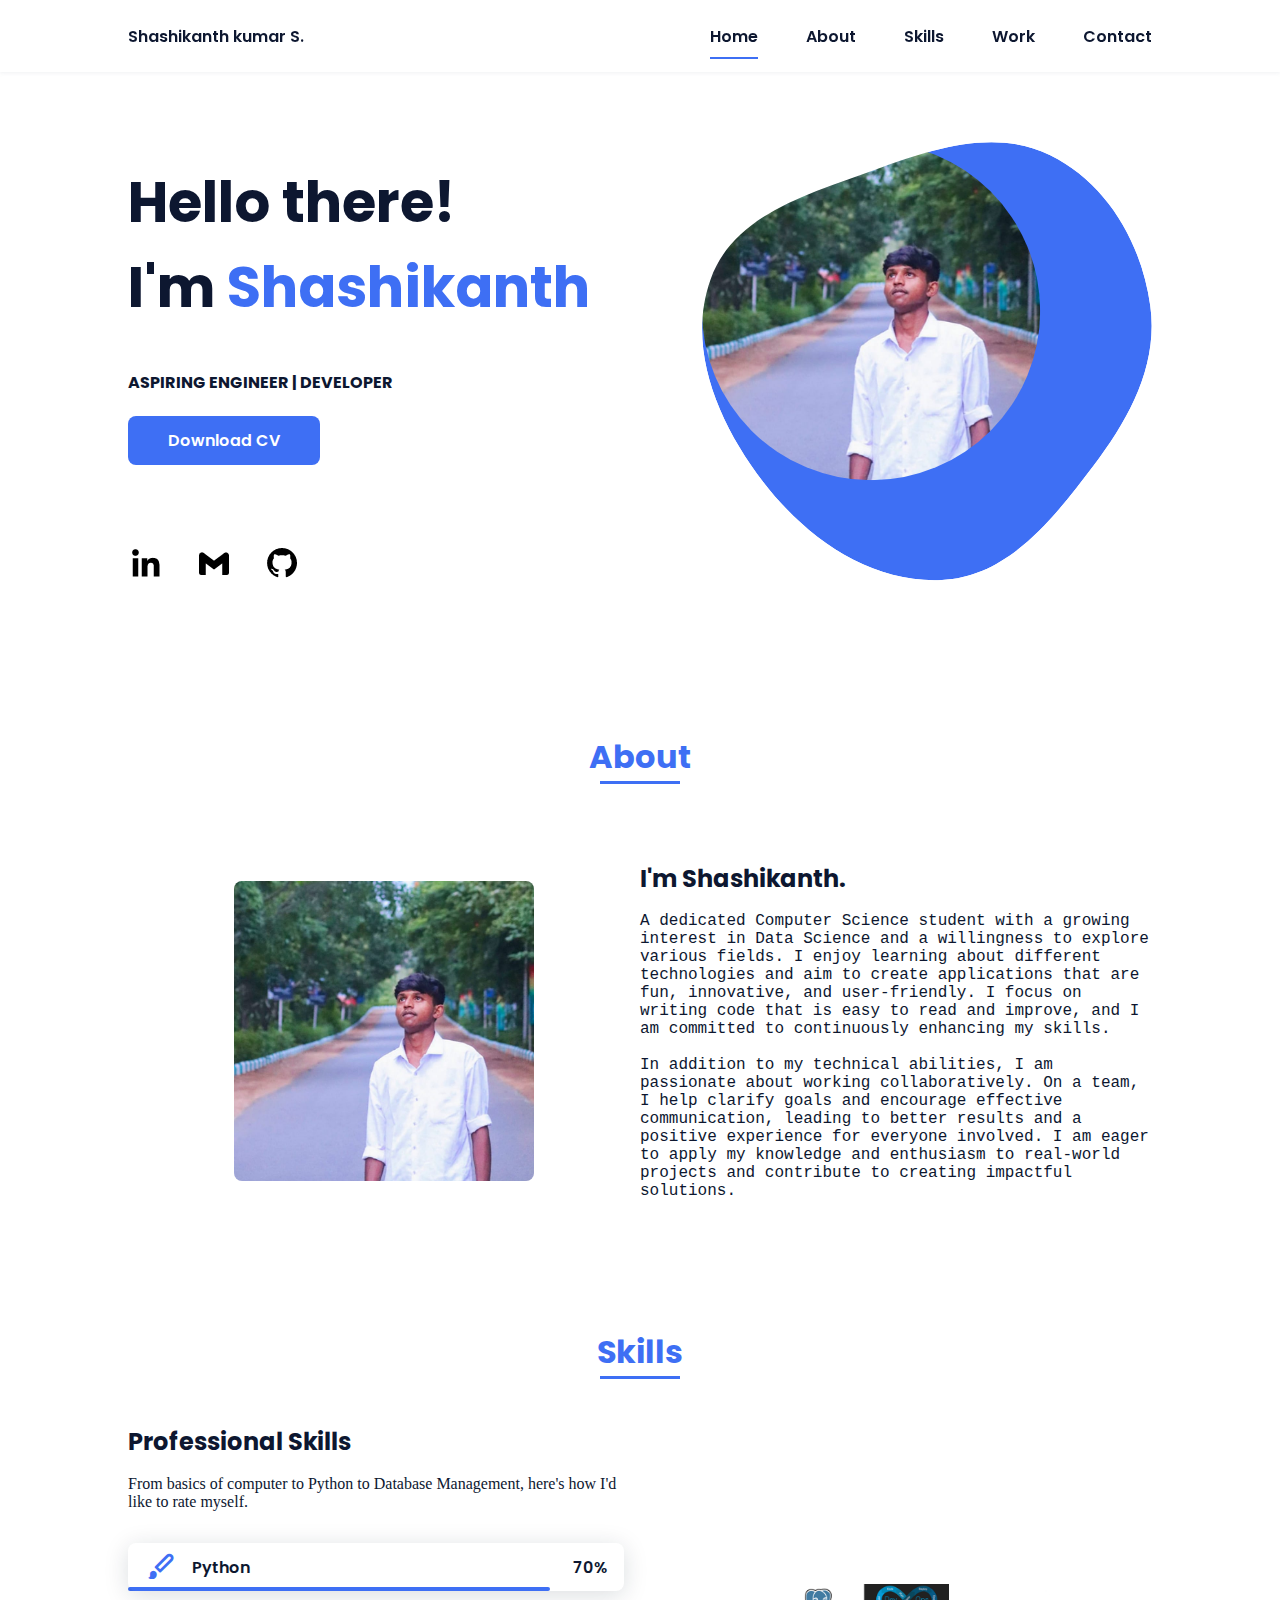
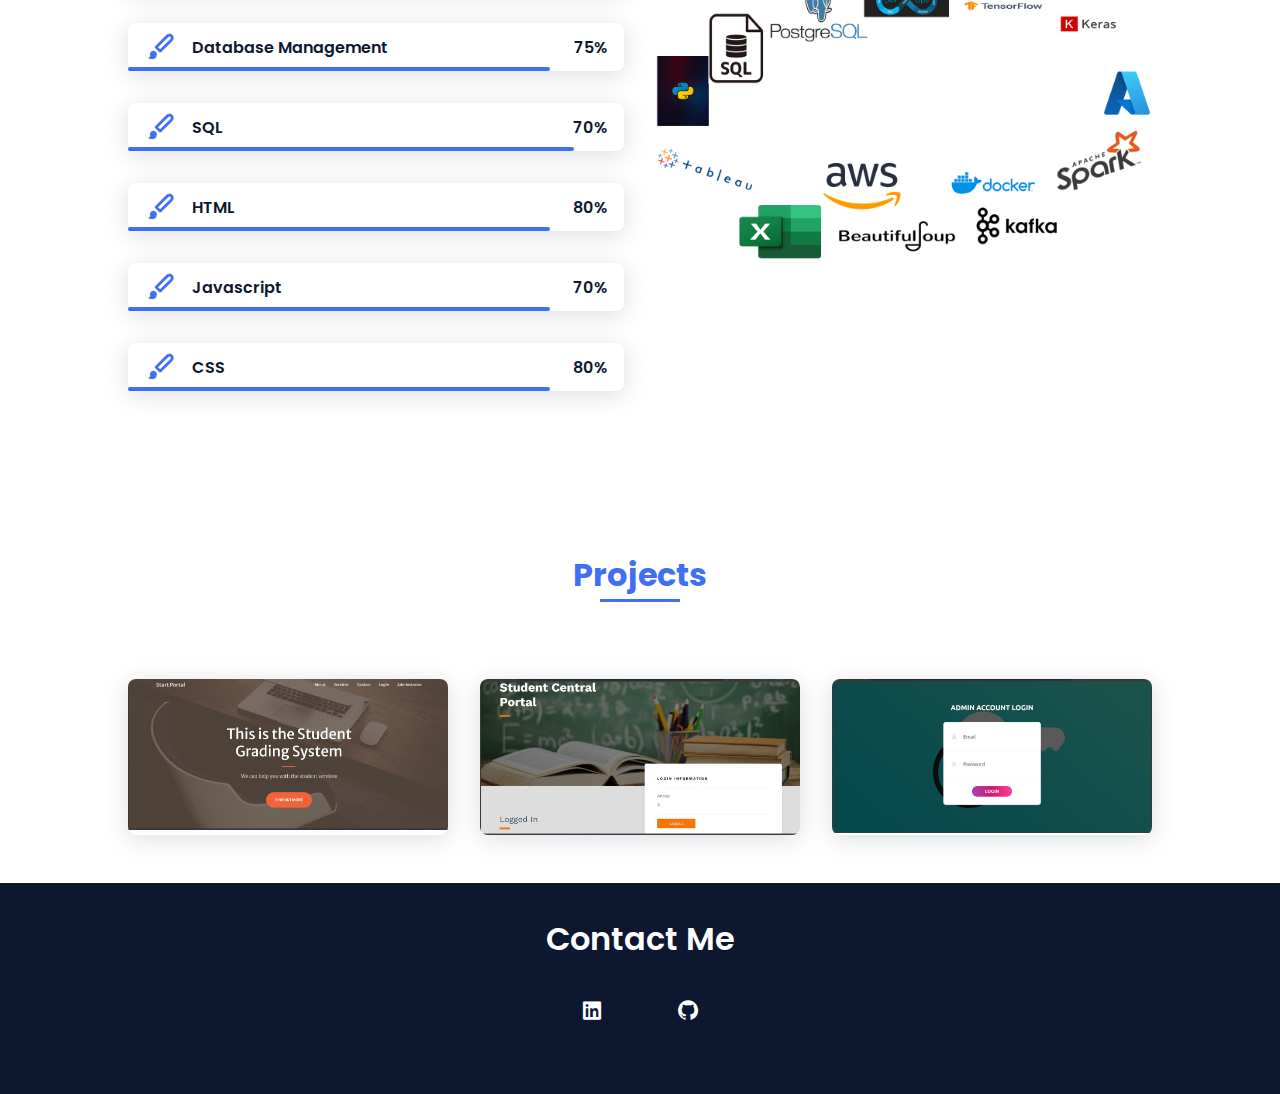
<file: index.html>
<!DOCTYPE html>
<html lang="en">
    <head>
        <meta charset="UTF-8">
        <meta name="viewport" content="width=device-width, initial-scale=1.0">

        <link rel="stylesheet" href="main.css">

        <!-- =====BOX ICONS===== -->
        <link href='https://cdn.jsdelivr.net/npm/boxicons@2.0.5/css/boxicons.min.css' rel='stylesheet'>

        <title>Portfolio website complete</title>
    </head>
    <body>
        <!--===== HEADER =====-->
        <header class="l-header">
            <nav class="nav bd-grid">
                <div>
                    <a href="#" class="nav__logo">Shashikanth kumar S.</a>
                </div>

                <div class="nav__menu" id="nav-menu">
                    <ul class="nav__list">
                        <li class="nav__item"><a href="#home" class="nav__link active">Home</a></li>
                        <li class="nav__item"><a href="#about" class="nav__link">About</a></li>
                        <li class="nav__item"><a href="#skills" class="nav__link">Skills</a></li>
                        <li class="nav__item"><a href="#work" class="nav__link">Work</a></li>
                        <li class="nav__item"><a href="#contact" class="nav__link">Contact</a></li>
                    </ul>
                </div>

                <div class="nav__toggle" id="nav-toggle">
                    <i class='bx bx-menu'></i>
                </div>
            </nav>
        </header>

        <main class="l-main">
            <!--===== HOME =====-->
            <section class="home bd-grid" id="home">
                <div class="home__data">
                    <h1 class="home__title">Hello there!<br>I'm <span class="home__title-color">Shashikanth</span><br></h1>
                    <h4> ASPIRING ENGINEER | DEVELOPER </h4>

                    <a href="resume.pdf" class="button">Download CV</a>
                </div>
                <div class="home__social">
                    <a href="https://www.linkedin.com/in/shashikanth-kumar-65568b249/" class="home__social-icon"><img src="[data-uri]"/></a>
                    <a href="https://mail.google.com/mail/u/0/?fs=1&to=shashikanthkumarsole@gmail.com&tf=cm" class="home__social-icon"><img src="[data-uri]"/></a>
                    <a href="https://github.com/shashikanthkumar" class="home__social-icon"><img src="[data-uri]"/></a>
                </div>

                <div class="home__img">
                    <svg class="home__blob" viewBox="0 0 479 467" xmlns="http://www.w3.org/2000/svg" xmlns:xlink="http://www.w3.org/1999/xlink">
                        <mask id="mask0" mask-type="alpha">
                            <path d="M9.19024 145.964C34.0253 76.5814 114.865 54.7299 184.111 29.4823C245.804 6.98884 311.86 -14.9503 370.735 14.143C431.207 44.026 467.948 107.508 477.191 174.311C485.897 237.229 454.931 294.377 416.506 344.954C373.74 401.245 326.068 462.801 255.442 466.189C179.416 469.835 111.552 422.137 65.1576 361.805C17.4835 299.81 -17.1617 219.583 9.19024 145.964Z"/>
                        </mask>
                        <g mask="url(#mask0)">
                            <path d="M9.19024 145.964C34.0253 76.5814 114.865 54.7299 184.111 29.4823C245.804 6.98884 311.86 -14.9503 370.735 14.143C431.207 44.026 467.948 107.508 477.191 174.311C485.897 237.229 454.931 294.377 416.506 344.954C373.74 401.245 326.068 462.801 255.442 466.189C179.416 469.835 111.552 422.137 65.1576 361.805C17.4835 299.81 -17.1617 219.583 9.19024 145.964Z"/>
                            <svg width="360" height="360" xmlns="http://www.w3.org/2000/svg">
                                <!-- Define the clip path for a circular crop -->
                                <defs>
                                  <clipPath id="circleClip">
                                    <circle cx="180" cy="180" r="180" />
                                  </clipPath>
                                </defs>
                                
                                <!-- Use the clip path to crop the image -->
                                <image class="home__blob-img" x="0" y="0" width="360" height="360" href="profilepic.jpg" clip-path="url(#circleClip)" />
                              </svg>
                              
                        </g>
                    </svg>
                </div>
            </section>

            <!--===== ABOUT =====-->
            <section class="about section " id="about">
                <h2 class="section-title">About</h2>

                <div class="about__container bd-grid">
                    <div class="about__img">
                        <img src="profilepic.jpg" alt="">
                    </div>
                    
                    <div>
                        <h2 class="about__subtitle">I'm Shashikanth.</h2>
                        <p style="font-family:courier;">A dedicated Computer Science student with a growing interest in Data Science and a willingness to explore various fields. I enjoy learning about different technologies and aim to create applications that are fun, innovative, and user-friendly. I focus on writing code that is easy to read and improve, and I am committed to continuously enhancing my skills.
                            <br><br>
                            In addition to my technical abilities, I am passionate about working collaboratively. On a team, I help clarify goals and encourage effective communication, leading to better results and a positive experience for everyone involved. I am eager to apply my knowledge and enthusiasm to real-world projects and contribute to creating impactful solutions.
                            
                            </p>           
                    </div>                                   
                </div>
            </section>

            <!--===== SKILLS =====-->
            <section class="skills section" id="skills">
                <h2 class="section-title">Skills</h2>

                <div class="skills__container bd-grid">          
                    <div>
                        <h2 class="skills__subtitle">Professional Skills</h2>
                        <p class="skills__text"; style="font-family:cursive;">From basics of computer to Python to Database Management, here's how I'd like to rate myself.</p>
                        <div class="skills__data">
                            <div class="skills__names">
                                <i class='bx bxs-paint skills__icon'></i>
                                <span class="skills__name">Python</span>
                            </div>
                            <div class="skills__bar skills__html">
                            </div>
                            <div>
                                <span class="skills__percentage">70%</span>
                            </div>
                        </div>
                        <div class="skills__data">
                            <div class="skills__names">
                                <i class='bx bxs-paint skills__icon'></i>
                                <span class="skills__name">Database Management</span>
                            </div>
                            <div class="skills__bar skills__ux">
                                
                            </div>
                            <div>
                                <span class="skills__percentage">75%</span>
                            </div>
                        </div>
                        <div class="skills__data">
                            <div class="skills__names">
                                <i class='bx bxs-paint skills__icon'></i>
                                <span class="skills__name">SQL</span>
                            </div>
                            <div class="skills__bar skills__css">
                                
                            </div>
                            <div>
                                <span class="skills__percentage">70%</span>
                            </div>
                        </div>
                        <div class="skills__data">
                            <div class="skills__names">
                                <i class='bx bxs-paint skills__icon'></i>
                                <span class="skills__name">HTML</span>
                            </div>
                            <div class="skills__bar skills__html">

                            </div>
                            <div>
                                <span class="skills__percentage">80%</span>
                            </div>
                        </div>
                        <div class="skills__data">
                            <div class="skills__names">
                                <i class='bx bxs-paint skills__icon'></i>
                                <span class="skills__name">Javascript</span>
                            </div>
                            <div class="skills__bar skills__html">

                            </div>
                            <div>
                                <span class="skills__percentage">70%</span>
                            </div>
                        </div>
                        <div class="skills__data">
                            <div class="skills__names">
                                <i class='bx bxs-paint skills__icon'></i>
                                <span class="skills__name">CSS</span>
                            </div>
                            <div class="skills__bar skills__ux">
                                
                            </div>
                            <div>
                                <span class="skills__percentage">80%</span>
                            </div>
                        </div>
                    </div>
                    <div>              
                        <img src="techstack1.png" alt="" class="skills__img">
                    </div>
                </div>
            </section>
            
            <!--===== WORK =====-->
            <section class="work section" id="work">
                <h2 class="section-title">Projects</h2>

                <div class="work__container bd-grid">
                   
                    
                    <a href="https://github.com/shashikanthkumar" class="work__img">
                        <img src="studentgradingsystem.jpg" alt="">
                    </a>
                    <a href="https://github.com/shashikanthkumar" class="work__img">
                        <img src="student.jpg" alt="">
                    </a>
                    
                    <a href="https://github.com/shashikanthkumar/Exploratory-Data-Analysis" class="work__img">
                        <img src="std.jpg" alt="">
                    </a>
                </div>
            </section>
            
        </main>

        <!--===== FOOTER =====-->
        <footer class="footer">
            <p class="footer__title">Contact Me </p>
            <div class="footer__social">
                <a href="https://www.linkedin.com/in/shashikanth-kumar-65568b249/" class="footer__icon"><i class='bx bxl-linkedin-square'></i></a>
                <a href="https://mail.google.com/mail/u/0/?fs=1&to=shashikanthkumarsole@gmail.com&tf=cm" class="footer__icon"><i class='bx bxl-gmail-square'></i></a>
                <a href="https://github.com/shashikanthkumar" class="footer__icon"><i class='bx bxl-github' ></i></a>
            </div>
            
        </footer>



        <!--===== MAIN JS =====-->
        <script src="main.js"></script>
    </body>
</html>
</file>
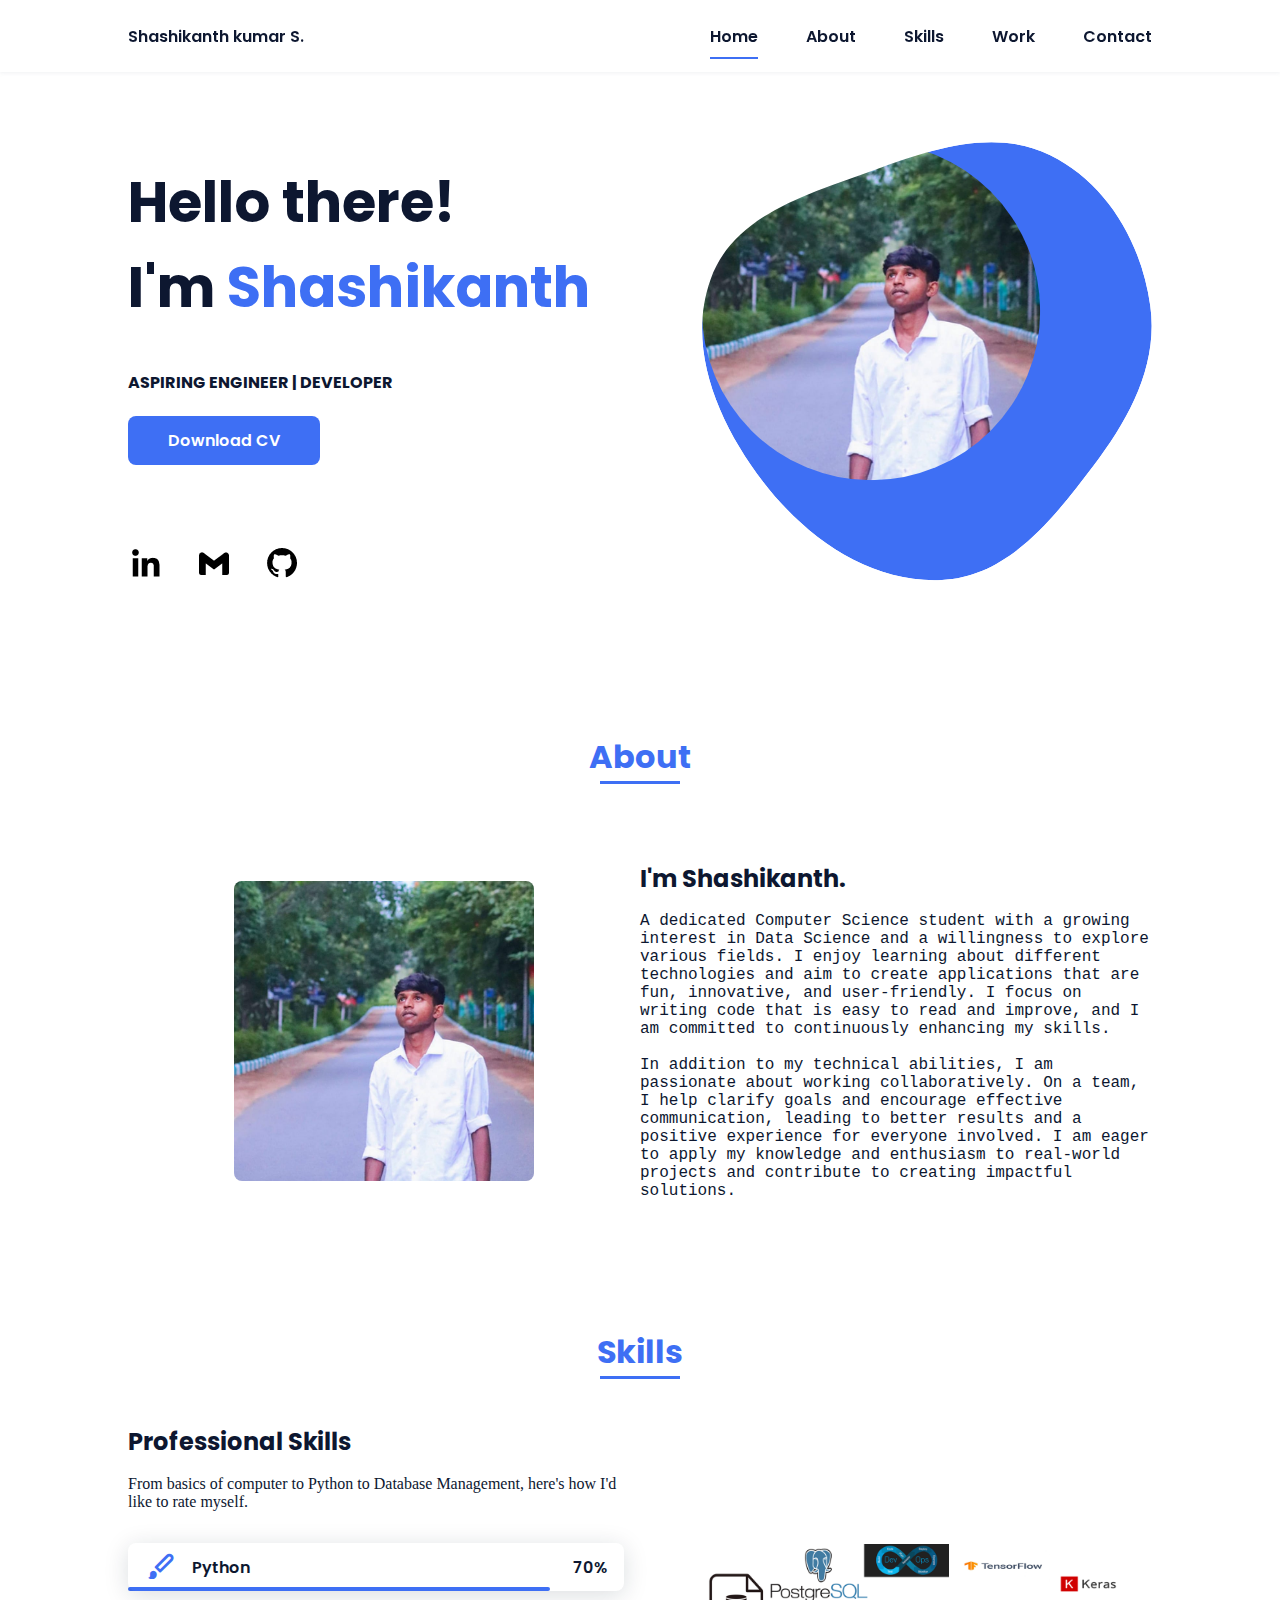
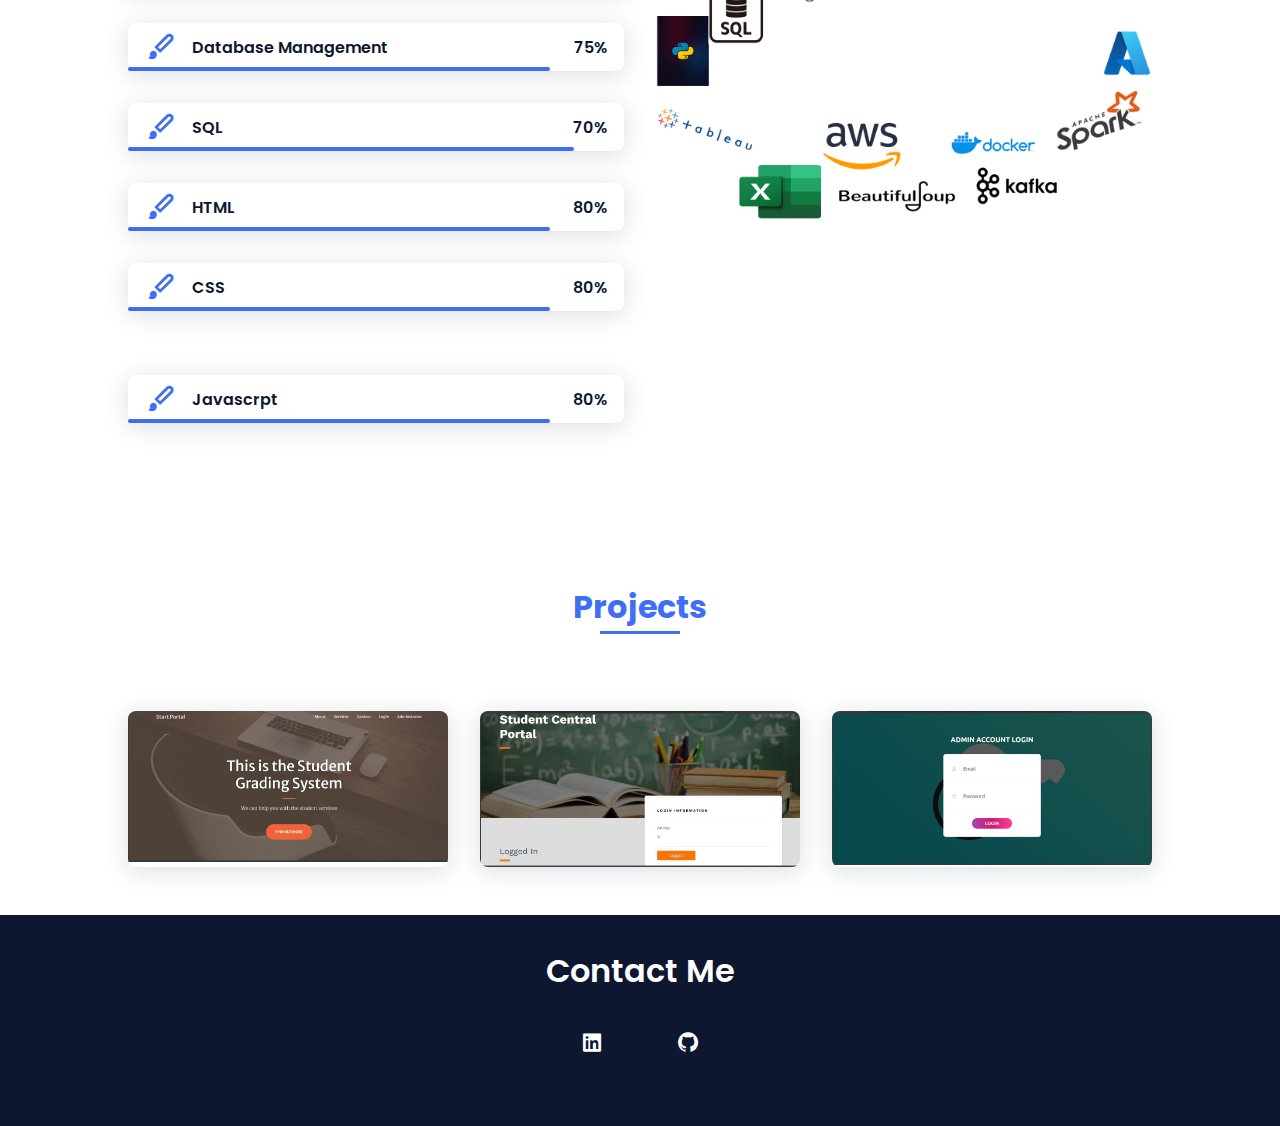
<file: main.html>
<!DOCTYPE html>
<html lang="en">
    <head>
        <meta charset="UTF-8">
        <meta name="viewport" content="width=device-width, initial-scale=1.0">

        <link rel="stylesheet" href="main.css">

        <!-- =====BOX ICONS===== -->
        <link href='https://cdn.jsdelivr.net/npm/boxicons@2.0.5/css/boxicons.min.css' rel='stylesheet'>

        <title>Portfolio website complete</title>
    </head>
    <body>
        <!--===== HEADER =====-->
        <header class="l-header">
            <nav class="nav bd-grid">
                <div>
                    <a href="#" class="nav__logo">Shashikanth kumar S.</a>
                </div>

                <div class="nav__menu" id="nav-menu">
                    <ul class="nav__list">
                        <li class="nav__item"><a href="#home" class="nav__link active">Home</a></li>
                        <li class="nav__item"><a href="#about" class="nav__link">About</a></li>
                        <li class="nav__item"><a href="#skills" class="nav__link">Skills</a></li>
                        <li class="nav__item"><a href="#work" class="nav__link">Work</a></li>
                        <li class="nav__item"><a href="#contact" class="nav__link">Contact</a></li>
                    </ul>
                </div>

                <div class="nav__toggle" id="nav-toggle">
                    <i class='bx bx-menu'></i>
                </div>
            </nav>
        </header>

        <main class="l-main">
            <!--===== HOME =====-->
            <section class="home bd-grid" id="home">
                <div class="home__data">
                    <h1 class="home__title">Hello there!<br>I'm <span class="home__title-color">Shashikanth</span><br></h1>
                    <h4> ASPIRING ENGINEER | DEVELOPER </h4>

                    <a href="ResumeDoc (1).pdf" class="button">Download CV</a>
                </div>
                <div class="home__social">
                    <a href="https://www.linkedin.com/in/shashikanth-kumar-65568b249/" class="home__social-icon"><img src="[data-uri]"/></a>
                    <a href="https://mail.google.com/mail/u/0/?fs=1&to=shashikanthkumarsole@gmail.com&tf=cm" class="home__social-icon"><img src="[data-uri]"/></a>
                    <a href="https://github.com/shashikanthkumar" class="home__social-icon"><img src="[data-uri]"/></a>
                </div>

                <div class="home__img">
                    <svg class="home__blob" viewBox="0 0 479 467" xmlns="http://www.w3.org/2000/svg" xmlns:xlink="http://www.w3.org/1999/xlink">
                        <mask id="mask0" mask-type="alpha">
                            <path d="M9.19024 145.964C34.0253 76.5814 114.865 54.7299 184.111 29.4823C245.804 6.98884 311.86 -14.9503 370.735 14.143C431.207 44.026 467.948 107.508 477.191 174.311C485.897 237.229 454.931 294.377 416.506 344.954C373.74 401.245 326.068 462.801 255.442 466.189C179.416 469.835 111.552 422.137 65.1576 361.805C17.4835 299.81 -17.1617 219.583 9.19024 145.964Z"/>
                        </mask>
                        <g mask="url(#mask0)">
                            <path d="M9.19024 145.964C34.0253 76.5814 114.865 54.7299 184.111 29.4823C245.804 6.98884 311.86 -14.9503 370.735 14.143C431.207 44.026 467.948 107.508 477.191 174.311C485.897 237.229 454.931 294.377 416.506 344.954C373.74 401.245 326.068 462.801 255.442 466.189C179.416 469.835 111.552 422.137 65.1576 361.805C17.4835 299.81 -17.1617 219.583 9.19024 145.964Z"/>
                            <svg width="360" height="360" xmlns="http://www.w3.org/2000/svg">
                                <!-- Define the clip path for a circular crop -->
                                <defs>
                                  <clipPath id="circleClip">
                                    <circle cx="180" cy="180" r="180" />
                                  </clipPath>
                                </defs>
                                
                                <!-- Use the clip path to crop the image -->
                                <image class="home__blob-img" x="0" y="0" width="360" height="360" href="profilepic.jpg" clip-path="url(#circleClip)" />
                              </svg>
                              
                        </g>
                    </svg>
                </div>
            </section>

            <!--===== ABOUT =====-->
            <section class="about section " id="about">
                <h2 class="section-title">About</h2>

                <div class="about__container bd-grid">
                    <div class="about__img">
                        <img src="profilepic.jpg" alt="">
                    </div>
                    
                    <div>
                        <h2 class="about__subtitle">I'm Shashikanth.</h2>
                        <p style="font-family:courier;">A dedicated Computer Science student with a growing interest in Data Science and a willingness to explore various fields. I enjoy learning about different technologies and aim to create applications that are fun, innovative, and user-friendly. I focus on writing code that is easy to read and improve, and I am committed to continuously enhancing my skills.
                            <br><br>
                            In addition to my technical abilities, I am passionate about working collaboratively. On a team, I help clarify goals and encourage effective communication, leading to better results and a positive experience for everyone involved. I am eager to apply my knowledge and enthusiasm to real-world projects and contribute to creating impactful solutions.
                            
                            </p>           
                    </div>                                   
                </div>
            </section>

            <!--===== SKILLS =====-->
            <section class="skills section" id="skills">
                <h2 class="section-title">Skills</h2>

                <div class="skills__container bd-grid">          
                    <div>
                        <h2 class="skills__subtitle">Professional Skills</h2>
                        <p class="skills__text"; style="font-family:cursive;">From basics of computer to Python to Database Management, here's how I'd like to rate myself.</p>
                        <div class="skills__data">
                            <div class="skills__names">
                                <i class='bx bxs-paint skills__icon'></i>
                                <span class="skills__name">Python</span>
                            </div>
                            <div class="skills__bar skills__html">
                            </div>
                            <div>
                                <span class="skills__percentage">70%</span>
                            </div>
                        </div>
                        <div class="skills__data">
                            <div class="skills__names">
                                <i class='bx bxs-paint skills__icon'></i>
                                <span class="skills__name">Database Management</span>
                            </div>
                            <div class="skills__bar skills__ux">
                                
                            </div>
                            <div>
                                <span class="skills__percentage">75%</span>
                            </div>
                        </div>
                        <div class="skills__data">
                            <div class="skills__names">
                                <i class='bx bxs-paint skills__icon'></i>
                                <span class="skills__name">SQL</span>
                            </div>
                            <div class="skills__bar skills__css">
                                
                            </div>
                            <div>
                                <span class="skills__percentage">70%</span>
                            </div>
                        </div>
                        <div class="skills__data">
                            <div class="skills__names">
                                <i class='bx bxs-paint skills__icon'></i>
                                <span class="skills__name">HTML</span>
                            </div>
                            <div class="skills__bar skills__html">

                            </div>
                            <div>
                                <span class="skills__percentage">80%</span>
                            </div>
                        </div>
                        <div class="skills__data">
                            <div class="skills__names">
                                <i class='bx bxs-paint skills__icon'></i>
                                <span class="skills__name">CSS</span>
                            </div>
                            <div class="skills__bar skills__ux">
                                
                            </div>
                            <div>
                                <span class="skills__percentage">80%</span>
                            </div>
                        </div>
                    </div>
                    <div>              
                        <img src="techstack1.png" alt="" class="skills__img">
                    </div>
                    <div class="skills__data">
                        <div class="skills__names">
                            <i class='bx bxs-paint skills__icon'></i>
                            <span class="skills__name">Javascrpt</span>
                        </div>
                        <div class="skills__bar skills__ux">
                        </div>
                        <div>
                            <span class="skills__percentage">80%</span>
                        </div>
                    </div>
                </div>
            </section>
            
            <!--===== WORK =====-->
            <section class="work section" id="work">
                <h2 class="section-title">Projects</h2>

                <div class="work__container bd-grid">
                   
                    
                    <a href="https://github.com/shashikanthkumar" class="work__img">
                        <img src="studentgradingsystem.jpg" alt="">
                    </a>
                    <a href="https://github.com/shashikanthkumar" class="work__img">
                        <img src="student.jpg" alt="">
                    </a>
                    
                    <a href="https://github.com/shashikanthkumar" class="work__img">
                        <img src="std.jpg" alt="">
                    </a>
                </div>
            </section>
            
        </main>

        <!--===== FOOTER =====-->
        <footer class="footer">
            <p class="footer__title">Contact Me </p>
            <div class="footer__social">
                <a href="https://www.linkedin.com/in/shashikanth-kumar-65568b249/" class="footer__icon"><i class='bx bxl-linkedin-square'></i></a>
                <a href="https://mail.google.com/mail/u/0/?fs=1&to=shashikanthkumarsole@gmail.com&tf=cm" class="footer__icon"><i class='bx bxl-gmail-square'></i></a>
                <a href="https://github.com/shashikanthkumar" class="footer__icon"><i class='bx bxl-github' ></i></a>
            </div>
            
        </footer>



        <!--===== MAIN JS =====-->
        <script src="main.js"></script>
    </body>
</html>
</file>
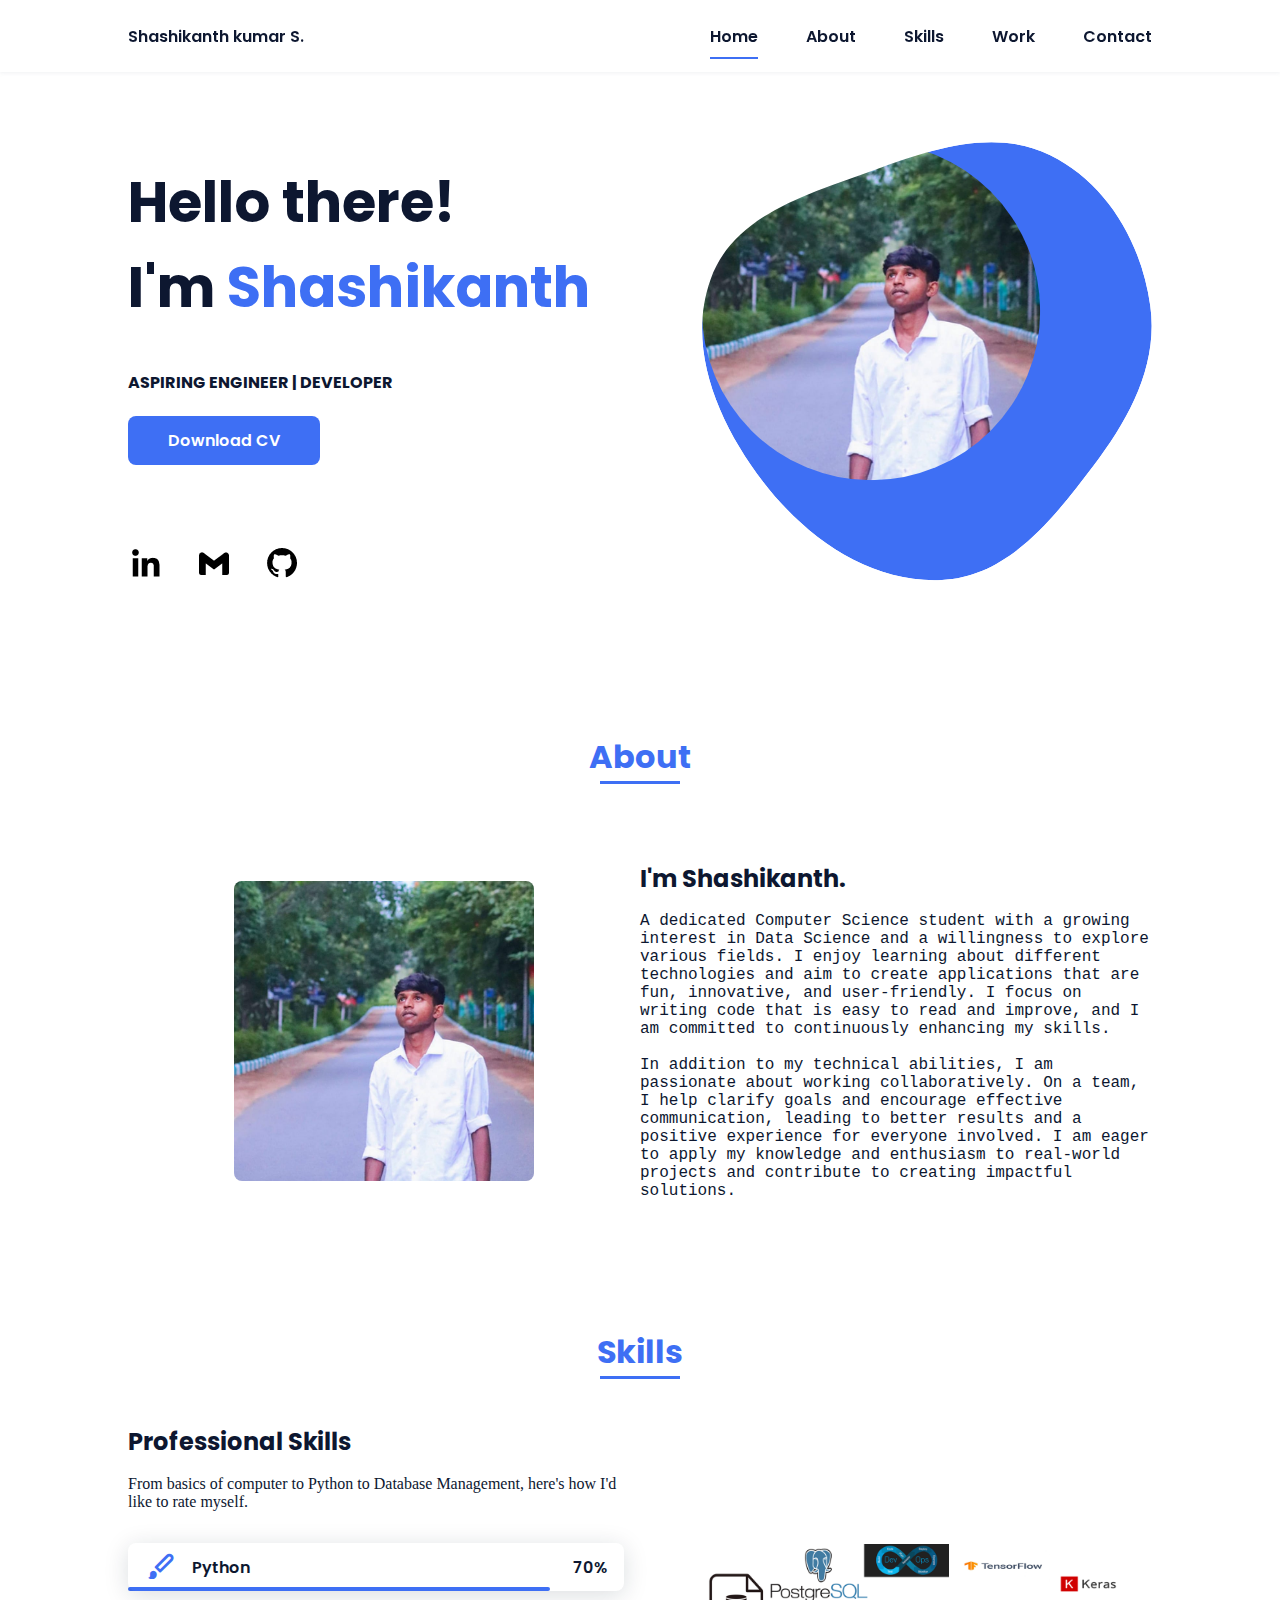
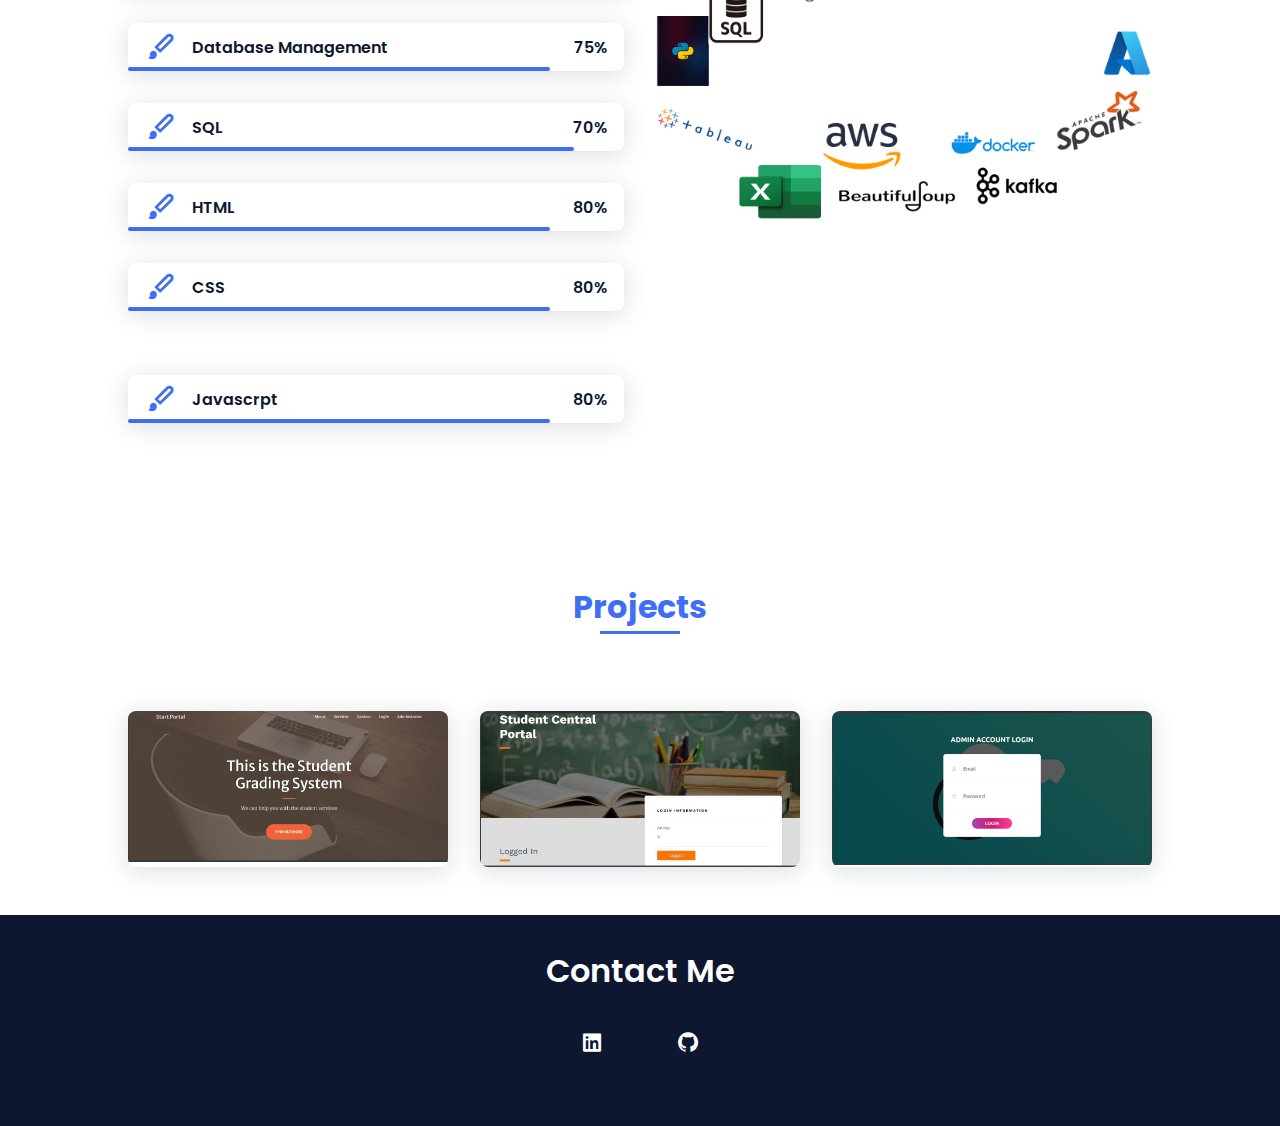
<file: port.html>
<!DOCTYPE html>
<html lang="en">
    <head>
        <meta charset="UTF-8">
        <meta name="viewport" content="width=device-width, initial-scale=1.0">

        <link rel="stylesheet" href="styles.css">

        <!-- =====BOX ICONS===== -->
        <link href='https://cdn.jsdelivr.net/npm/boxicons@2.0.5/css/boxicons.min.css' rel='stylesheet'>

        <title>Portfolio website complete</title>
    </head>
    <body>
        <!--===== HEADER =====-->
        <header class="l-header">
            <nav class="nav bd-grid">
                <div>
                    <a href="#" class="nav__logo">Shashikanth kumar S.</a>
                </div>

                <div class="nav__menu" id="nav-menu">
                    <ul class="nav__list">
                        <li class="nav__item"><a href="#home" class="nav__link active">Home</a></li>
                        <li class="nav__item"><a href="#about" class="nav__link">About</a></li>
                        <li class="nav__item"><a href="#skills" class="nav__link">Skills</a></li>
                        <li class="nav__item"><a href="#work" class="nav__link">Work</a></li>
                        <li class="nav__item"><a href="#contact" class="nav__link">Contact</a></li>
                    </ul>
                </div>

                <div class="nav__toggle" id="nav-toggle">
                    <i class='bx bx-menu'></i>
                </div>
            </nav>
        </header>

        <main class="l-main">
            <!--===== HOME =====-->
            <section class="home bd-grid" id="home">
                <div class="home__data">
                    <h1 class="home__title">Hello there!<br>I'm <span class="home__title-color">Shashikanth</span><br></h1>
                    <h4> ASPIRING ENGINEER | DEVELOPER </h4>

                    <a href="ResumeDoc (1).pdf" class="button">Download CV</a>
                </div>
                <div class="home__social">
                    <a href="https://www.linkedin.com/in/shashikanth-kumar-65568b249/" class="home__social-icon"><img src="[data-uri]"/></a>
                    <a href="https://mail.google.com/mail/u/0/?fs=1&to=shashikanthkumarsole@gmail.com&tf=cm" class="home__social-icon"><img src="[data-uri]"/></a>
                    <a href="https://github.com/shashikanthkumar" class="home__social-icon"><img src="[data-uri]"/></a>
                </div>

                <div class="home__img">
                    <svg class="home__blob" viewBox="0 0 479 467" xmlns="http://www.w3.org/2000/svg" xmlns:xlink="http://www.w3.org/1999/xlink">
                        <mask id="mask0" mask-type="alpha">
                            <path d="M9.19024 145.964C34.0253 76.5814 114.865 54.7299 184.111 29.4823C245.804 6.98884 311.86 -14.9503 370.735 14.143C431.207 44.026 467.948 107.508 477.191 174.311C485.897 237.229 454.931 294.377 416.506 344.954C373.74 401.245 326.068 462.801 255.442 466.189C179.416 469.835 111.552 422.137 65.1576 361.805C17.4835 299.81 -17.1617 219.583 9.19024 145.964Z"/>
                        </mask>
                        <g mask="url(#mask0)">
                            <path d="M9.19024 145.964C34.0253 76.5814 114.865 54.7299 184.111 29.4823C245.804 6.98884 311.86 -14.9503 370.735 14.143C431.207 44.026 467.948 107.508 477.191 174.311C485.897 237.229 454.931 294.377 416.506 344.954C373.74 401.245 326.068 462.801 255.442 466.189C179.416 469.835 111.552 422.137 65.1576 361.805C17.4835 299.81 -17.1617 219.583 9.19024 145.964Z"/>
                            <svg width="360" height="360" xmlns="http://www.w3.org/2000/svg">
                                <!-- Define the clip path for a circular crop -->
                                <defs>
                                  <clipPath id="circleClip">
                                    <circle cx="180" cy="180" r="180" />
                                  </clipPath>
                                </defs>
                                
                                <!-- Use the clip path to crop the image -->
                                <image class="home__blob-img" x="0" y="0" width="360" height="360" href="profilepic.jpg" clip-path="url(#circleClip)" />
                              </svg>
                              
                        </g>
                    </svg>
                </div>
            </section>

            <!--===== ABOUT =====-->
            <section class="about section " id="about">
                <h2 class="section-title">About</h2>

                <div class="about__container bd-grid">
                    <div class="about__img">
                        <img src="profilepic.jpg" alt="">
                    </div>
                    
                    <div>
                        <h2 class="about__subtitle">I'm Shashikanth.</h2>
                        <p style="font-family:courier;">A dedicated Computer Science student with a growing interest in Data Science and a willingness to explore various fields. I enjoy learning about different technologies and aim to create applications that are fun, innovative, and user-friendly. I focus on writing code that is easy to read and improve, and I am committed to continuously enhancing my skills.
                            <br><br>
                            In addition to my technical abilities, I am passionate about working collaboratively. On a team, I help clarify goals and encourage effective communication, leading to better results and a positive experience for everyone involved. I am eager to apply my knowledge and enthusiasm to real-world projects and contribute to creating impactful solutions.
                            
                            </p>           
                    </div>                                   
                </div>
            </section>

            <!--===== SKILLS =====-->
            <section class="skills section" id="skills">
                <h2 class="section-title">Skills</h2>

                <div class="skills__container bd-grid">          
                    <div>
                        <h2 class="skills__subtitle">Professional Skills</h2>
                        <p class="skills__text"; style="font-family:cursive;">From basics of computer to Python to Database Management, here's how I'd like to rate myself.</p>
                        <div class="skills__data">
                            <div class="skills__names">
                                <i class='bx bxs-paint skills__icon'></i>
                                <span class="skills__name">Python</span>
                            </div>
                            <div class="skills__bar skills__html">
                            </div>
                            <div>
                                <span class="skills__percentage">70%</span>
                            </div>
                        </div>
                        <div class="skills__data">
                            <div class="skills__names">
                                <i class='bx bxs-paint skills__icon'></i>
                                <span class="skills__name">Database Management</span>
                            </div>
                            <div class="skills__bar skills__ux">
                                
                            </div>
                            <div>
                                <span class="skills__percentage">75%</span>
                            </div>
                        </div>
                        <div class="skills__data">
                            <div class="skills__names">
                                <i class='bx bxs-paint skills__icon'></i>
                                <span class="skills__name">SQL</span>
                            </div>
                            <div class="skills__bar skills__css">
                                
                            </div>
                            <div>
                                <span class="skills__percentage">70%</span>
                            </div>
                        </div>
                        <div class="skills__data">
                            <div class="skills__names">
                                <i class='bx bxs-paint skills__icon'></i>
                                <span class="skills__name">HTML</span>
                            </div>
                            <div class="skills__bar skills__html">

                            </div>
                            <div>
                                <span class="skills__percentage">80%</span>
                            </div>
                        </div>
                        <div class="skills__data">
                            <div class="skills__names">
                                <i class='bx bxs-paint skills__icon'></i>
                                <span class="skills__name">CSS</span>
                            </div>
                            <div class="skills__bar skills__ux">
                                
                            </div>
                            <div>
                                <span class="skills__percentage">80%</span>
                            </div>
                        </div>
                    </div>
                    <div>              
                        <img src="techstack1.png" alt="" class="skills__img">
                    </div>
                    <div class="skills__data">
                        <div class="skills__names">
                            <i class='bx bxs-paint skills__icon'></i>
                            <span class="skills__name">Javascrpt</span>
                        </div>
                        <div class="skills__bar skills__ux">
                        </div>
                        <div>
                            <span class="skills__percentage">80%</span>
                        </div>
                    </div>
                </div>
            </section>
            
            <!--===== WORK =====-->
            <section class="work section" id="work">
                <h2 class="section-title">Projects</h2>

                <div class="work__container bd-grid">
                   
                    
                    <a href="https://github.com/shashikanthkumar" class="work__img">
                        <img src="studentgradingsystem.jpg" alt="">
                    </a>
                    <a href="https://github.com/shashikanthkumar" class="work__img">
                        <img src="student.jpg" alt="">
                    </a>
                    
                    <a href="https://github.com/shashikanthkumar" class="work__img">
                        <img src="std.jpg" alt="">
                    </a>
                </div>
            </section>
            
        </main>

        <!--===== FOOTER =====-->
        <footer class="footer">
            <p class="footer__title">Contact Me </p>
            <div class="footer__social">
                <a href="https://www.linkedin.com/in/shashikanth-kumar-65568b249/" class="footer__icon"><i class='bx bxl-linkedin-square'></i></a>
                <a href="https://mail.google.com/mail/u/0/?fs=1&to=shashikanthkumarsole@gmail.com&tf=cm" class="footer__icon"><i class='bx bxl-gmail-square'></i></a>
                <a href="https://github.com/shashikanthkumar" class="footer__icon"><i class='bx bxl-github' ></i></a>
            </div>
            
        </footer>



        <!--===== MAIN JS =====-->
        <script src="main.js"></script>
    </body>
</html>
</file>
<file: main.css>
@import url("https://fonts.googleapis.com/css2?family=Poppins:wght@400;600;700&display=swap");
/*===== VARIABLES CSS =====*/
:root {
  --header-height: 3rem;
  --font-semi: 600;
  /*===== Colors =====*/
  /*Purple 260 - Red 355 - Blue 224 - Pink 340*/
  /* HSL color mode */
  --hue-color: 224;
  --first-color: hsl(var(--hue-color), 89%, 60%);
  --second-color: hsl(var(--hue-color), 56%, 12%);
  /*===== Fuente y tipografia =====*/
  --body-font: 'Poppins', sans-serif;
  --big-font-size: 2rem;
  --h2-font-size: 1.25rem;
  --normal-font-size: .938rem;
  --smaller-font-size: .75rem;
  /*===== Margenes =====*/
  --mb-2: 1rem;
  --mb-4: 2rem;
  --mb-5: 2.5rem;
  --mb-6: 3rem;
  /*===== z index =====*/
  --z-back: -10;
  --z-fixed: 100;
}

@media screen and (min-width: 968px) {
  :root {
    --big-font-size: 3.5rem;
    --h2-font-size: 2rem;
    --normal-font-size: 1rem;
    --smaller-font-size: .875rem;
  }
}

/*===== BASE =====*/
*, ::before, ::after {
  box-sizing: border-box;
}

html {
  scroll-behavior: smooth;
}

body {
  margin: var(--header-height) 0 0 0;
  font-family: var(--body-font);
  font-size: var(--normal-font-size);
  color: var(--second-color);
}

h1, h2, p {
  margin: 0;
}

ul {
  margin: 0;
  padding: 0;
  list-style: none;
}

a {
  text-decoration: none;
}

img {
  max-width: 100%;
  height: auto;
  display: block;
}

/*===== CLASS CSS ===== */
.section-title {
  position: relative;
  font-size: var(--h2-font-size);
  color: var(--first-color);
  margin-top: var(--mb-2);
  margin-bottom: var(--mb-4);
  text-align: center;
}

.section-title::after {
  position: absolute;
  content: '';
  width: 64px;
  height: 0.18rem;
  left: 0;
  right: 0;
  margin: auto;
  top: 2rem;
  background-color: var(--first-color);
}

.section {
  padding-top: 3rem;
  padding-bottom: 2rem;
}

/*===== LAYOUT =====*/
.bd-grid {
  max-width: 1024px;
  display: grid;
  margin-left: var(--mb-2);
  margin-right: var(--mb-2);
}

.l-header {
  width: 100%;
  position: fixed;
  top: 0;
  left: 0;
  z-index: var(--z-fixed);
  background-color: #fff;
  box-shadow: 0 1px 4px rgba(146, 161, 176, 0.15);
}

/*===== NAV =====*/
.nav {
  height: var(--header-height);
  display: flex;
  justify-content: space-between;
  align-items: center;
  font-weight: var(--font-semi);
}

@media screen and (max-width: 767px) {
  .nav__menu {
    position: fixed;
    top: var(--header-height);
    right: -100%;
    width: 80%;
    height: 100%;
    padding: 2rem;
    background-color: var(--second-color);
    transition: .5s;
  }
}

.nav__item {
  margin-bottom: var(--mb-4);
}

.nav__link {
  position: relative;
  color: #fff;
}

.nav__link:hover {
  position: relative;
}

.nav__link:hover::after {
  position: absolute;
  content: '';
  width: 100%;
  height: 0.18rem;
  left: 0;
  top: 2rem;
  background-color: var(--first-color);
}

.nav__logo {
  color: var(--second-color);
}

.nav__toggle {
  color: var(--second-color);
  font-size: 1.5rem;
  cursor: pointer;
}

/*Active menu*/
.active::after {
  position: absolute;
  content: '';
  width: 100%;
  height: 0.18rem;
  left: 0;
  top: 2rem;
  background-color: var(--first-color);
}

/*=== Show menu ===*/
.show {
  right: 0;
}

/*===== HOME =====*/
.home {
  position: relative;
  row-gap: 5rem;
  padding: 4rem 0 5rem;
}

.home__data {
  align-self: center;
}

.home__title {
  font-size: var(--big-font-size);
  margin-bottom: var(--mb-5);
}

.home__title-color {
  color: var(--first-color);
}

.home__social {
  display: flex;
  flex-direction: column;
}

.home__social-icon {
  width: max-content;
  margin-bottom: var(--mb-2);
  font-size: 1.5rem;
  color: var(--second-color);
}

.home__social-icon:hover {
  color: var(--first-color);
}

.home__img {
  position: absolute;
  right: 0;
  bottom: 0;
  width: 260px;
}

.home__blob {
  fill: var(--first-color);
}

.home__blob-img{
  position: absolute;
  right: 0;
  bottom: 0;
}

/*BUTTONS*/
.button {
  display: inline-block;
  background-color: var(--first-color);
  color: #fff;
  padding: .75rem 2.5rem;
  font-weight: var(--font-semi);
  border-radius: .5rem;
  transition: .3s;
}

.button:hover {
  box-shadow: 0px 10px 36px rgba(0, 0, 0, 0.15);
}

/* ===== ABOUT =====*/
.about__container {
  row-gap: 2rem;
  text-align: center;
}

.about__subtitle {
  margin-bottom: var(--mb-2);
}

.about__img {
  justify-self: center;
}

.about__img img {
  width: 200px;
  border-radius: .5rem;
}

/* ===== SKILLS =====*/
.skills__container {
  row-gap: 2rem;
  text-align: center;
}

.skills__subtitle {
  margin-bottom: var(--mb-2);
}

.skills__text {
  margin-bottom: var(--mb-4);
}

.skills__data {
  display: flex;
  justify-content: space-between;
  align-items: center;
  position: relative;
  font-weight: var(--font-semi);
  padding: .5rem 1rem;
  margin-bottom: var(--mb-4);
  border-radius: .5rem;
  box-shadow: 0px 4px 25px rgba(14, 36, 49, 0.15);
}

.skills__icon {
  font-size: 2rem;
  margin-right: var(--mb-2);
  color: var(--first-color);
}

.skills__names {
  display: flex;
  align-items: center;
}

.skills__bar {
  position: absolute;
  left: 0;
  bottom: 0;
  background-color: var(--first-color);
  height: .25rem;
  border-radius: .5rem;
  z-index: var(--z-back);
}

.skills__html {
  width: 85%;
}

.skills__css {
  width: 90%;
}

.skills__js {
  width: 65%;
}

.skills__ux {
  width: 85%;
}

.skills__img {
  border-radius: .5rem;
}

/* ===== WORK =====*/
.work__container {
  row-gap: 2rem;
}

.work__img {
  box-shadow: 0px 4px 25px rgba(14, 36, 49, 0.15);
  border-radius: .5rem;
  overflow: hidden;
}

.work__img img {
  transition: 1s;
}

.work__img img:hover {
  transform: scale(1.1);
}

/* ===== CONTACT =====*/
.contact__input {
  width: 100%;
  font-size: var(--normal-font-size);
  font-weight: var(--font-semi);
  padding: 1rem;
  border-radius: .5rem;
  border: 1.5px solid var(--second-color);
  outline: none;
  margin-bottom: var(--mb-4);
}

.contact__button {
  display: block;
  border: none;
  outline: none;
  font-size: var(--normal-font-size);
  cursor: pointer;
  margin-left: auto;
}

/* ===== FOOTER =====*/
.footer {
  background-color: var(--second-color);
  color: #fff;
  text-align: center;
  font-weight: var(--font-semi);
  padding: 2rem 0;
}

.footer__title {
  font-size: 2rem;
  margin-bottom: var(--mb-4);
}

.footer__social {
  margin-bottom: var(--mb-4);
}

.footer__icon {
  font-size: 1.5rem;
  color: #fff;
  margin: 0 var(--mb-2);
}

.footer__copy {
  font-size: var(--smaller-font-size);
}

/* ===== MEDIA QUERIES=====*/
@media screen and (max-width: 320px) {
  .home {
    row-gap: 2rem;
  }
  .home__img {
    width: 200px;
  }
}

@media screen and (min-width: 576px) {
  .home {
    padding: 4rem 0 2rem;
  }
  .home__social {
    padding-top: 0;
    padding-bottom: 2.5rem;
    flex-direction: row;
    align-self: flex-end;
  }
  .home__social-icon {
    margin-bottom: 0;
    margin-right: var(--mb-4);
  }
  .home__img {
    width: 300px;
    bottom: 25%;
  }
  .about__container {
    grid-template-columns: repeat(2, 1fr);
    align-items: center;
    text-align: initial;
  }
  .skills__container {
    grid-template-columns: .9fr;
    justify-content: center;
    column-gap: 1rem;
  }
  .work__container {
    grid-template-columns: repeat(2, 1fr);
    column-gap: 2rem;
    padding-top: 2rem;
  }
  .contact__form {
    width: 360px;
    padding-top: 2rem;
  }
  .contact__container {
    justify-items: center;
  }
}

@media screen and (min-width: 768px) {
  body {
    margin: 0;
  }
  .section {
    padding-top: 4rem;
    padding-bottom: 3rem;
  }
  .section-title {
    margin-bottom: var(--mb-6);
  }
  .section-title::after {
    width: 80px;
    top: 3rem;
  }
  .nav {
    height: calc(var(--header-height) + 1.5rem);
  }
  .nav__list {
    display: flex;
    padding-top: 0;
  }
  .nav__item {
    margin-left: var(--mb-6);
    margin-bottom: 0;
  }
  .nav__toggle {
    display: none;
  }
  .nav__link {
    color: var(--second-color);
  }
  .home {
    padding: 8rem 0 2rem;
  }
  .home__img {
    width: 400px;
    bottom: 10%;
  }
  .about__container {
    padding-top: 2rem;
  }
  .about__img img {
    width: 300px;
  }
  .skills__container {
    grid-template-columns: repeat(2, 1fr);
    column-gap: 2rem;
    align-items: center;
    text-align: initial;
  }
  .work__container {
    grid-template-columns: repeat(3, 1fr);
    column-gap: 2rem;
  }
}

@media screen and (min-width: 992px) {
  .bd-grid {
    margin-left: auto;
    margin-right: auto;
  }
  .home {
    padding: 10rem 0 2rem;
  }
  .home__img {
    width: 450px;
  }
}
</file>
<file: styles.css>
@import url("https://fonts.googleapis.com/css2?family=Poppins:wght@400;600;700&display=swap");
/*===== VARIABLES CSS =====*/
:root {
  --header-height: 3rem;
  --font-semi: 600;
  /*===== Colors =====*/
  /*Purple 260 - Red 355 - Blue 224 - Pink 340*/
  /* HSL color mode */
  --hue-color: 224;
  --first-color: hsl(var(--hue-color), 89%, 60%);
  --second-color: hsl(var(--hue-color), 56%, 12%);
  /*===== Fuente y tipografia =====*/
  --body-font: 'Poppins', sans-serif;
  --big-font-size: 2rem;
  --h2-font-size: 1.25rem;
  --normal-font-size: .938rem;
  --smaller-font-size: .75rem;
  /*===== Margenes =====*/
  --mb-2: 1rem;
  --mb-4: 2rem;
  --mb-5: 2.5rem;
  --mb-6: 3rem;
  /*===== z index =====*/
  --z-back: -10;
  --z-fixed: 100;
}

@media screen and (min-width: 968px) {
  :root {
    --big-font-size: 3.5rem;
    --h2-font-size: 2rem;
    --normal-font-size: 1rem;
    --smaller-font-size: .875rem;
  }
}

/*===== BASE =====*/
*, ::before, ::after {
  box-sizing: border-box;
}

html {
  scroll-behavior: smooth;
}

body {
  margin: var(--header-height) 0 0 0;
  font-family: var(--body-font);
  font-size: var(--normal-font-size);
  color: var(--second-color);
}

h1, h2, p {
  margin: 0;
}

ul {
  margin: 0;
  padding: 0;
  list-style: none;
}

a {
  text-decoration: none;
}

img {
  max-width: 100%;
  height: auto;
  display: block;
}

/*===== CLASS CSS ===== */
.section-title {
  position: relative;
  font-size: var(--h2-font-size);
  color: var(--first-color);
  margin-top: var(--mb-2);
  margin-bottom: var(--mb-4);
  text-align: center;
}

.section-title::after {
  position: absolute;
  content: '';
  width: 64px;
  height: 0.18rem;
  left: 0;
  right: 0;
  margin: auto;
  top: 2rem;
  background-color: var(--first-color);
}

.section {
  padding-top: 3rem;
  padding-bottom: 2rem;
}

/*===== LAYOUT =====*/
.bd-grid {
  max-width: 1024px;
  display: grid;
  margin-left: var(--mb-2);
  margin-right: var(--mb-2);
}

.l-header {
  width: 100%;
  position: fixed;
  top: 0;
  left: 0;
  z-index: var(--z-fixed);
  background-color: #fff;
  box-shadow: 0 1px 4px rgba(146, 161, 176, 0.15);
}

/*===== NAV =====*/
.nav {
  height: var(--header-height);
  display: flex;
  justify-content: space-between;
  align-items: center;
  font-weight: var(--font-semi);
}

@media screen and (max-width: 767px) {
  .nav__menu {
    position: fixed;
    top: var(--header-height);
    right: -100%;
    width: 80%;
    height: 100%;
    padding: 2rem;
    background-color: var(--second-color);
    transition: .5s;
  }
}

.nav__item {
  margin-bottom: var(--mb-4);
}

.nav__link {
  position: relative;
  color: #fff;
}

.nav__link:hover {
  position: relative;
}

.nav__link:hover::after {
  position: absolute;
  content: '';
  width: 100%;
  height: 0.18rem;
  left: 0;
  top: 2rem;
  background-color: var(--first-color);
}

.nav__logo {
  color: var(--second-color);
}

.nav__toggle {
  color: var(--second-color);
  font-size: 1.5rem;
  cursor: pointer;
}

/*Active menu*/
.active::after {
  position: absolute;
  content: '';
  width: 100%;
  height: 0.18rem;
  left: 0;
  top: 2rem;
  background-color: var(--first-color);
}

/*=== Show menu ===*/
.show {
  right: 0;
}

/*===== HOME =====*/
.home {
  position: relative;
  row-gap: 5rem;
  padding: 4rem 0 5rem;
}

.home__data {
  align-self: center;
}

.home__title {
  font-size: var(--big-font-size);
  margin-bottom: var(--mb-5);
}

.home__title-color {
  color: var(--first-color);
}

.home__social {
  display: flex;
  flex-direction: column;
}

.home__social-icon {
  width: max-content;
  margin-bottom: var(--mb-2);
  font-size: 1.5rem;
  color: var(--second-color);
}

.home__social-icon:hover {
  color: var(--first-color);
}

.home__img {
  position: absolute;
  right: 0;
  bottom: 0;
  width: 260px;
}

.home__blob {
  fill: var(--first-color);
}

.home__blob-img{
  position: absolute;
  right: 0;
  bottom: 0;
}

/*BUTTONS*/
.button {
  display: inline-block;
  background-color: var(--first-color);
  color: #fff;
  padding: .75rem 2.5rem;
  font-weight: var(--font-semi);
  border-radius: .5rem;
  transition: .3s;
}

.button:hover {
  box-shadow: 0px 10px 36px rgba(0, 0, 0, 0.15);
}

/* ===== ABOUT =====*/
.about__container {
  row-gap: 2rem;
  text-align: center;
}

.about__subtitle {
  margin-bottom: var(--mb-2);
}

.about__img {
  justify-self: center;
}

.about__img img {
  width: 200px;
  border-radius: .5rem;
}

/* ===== SKILLS =====*/
.skills__container {
  row-gap: 2rem;
  text-align: center;
}

.skills__subtitle {
  margin-bottom: var(--mb-2);
}

.skills__text {
  margin-bottom: var(--mb-4);
}

.skills__data {
  display: flex;
  justify-content: space-between;
  align-items: center;
  position: relative;
  font-weight: var(--font-semi);
  padding: .5rem 1rem;
  margin-bottom: var(--mb-4);
  border-radius: .5rem;
  box-shadow: 0px 4px 25px rgba(14, 36, 49, 0.15);
}

.skills__icon {
  font-size: 2rem;
  margin-right: var(--mb-2);
  color: var(--first-color);
}

.skills__names {
  display: flex;
  align-items: center;
}

.skills__bar {
  position: absolute;
  left: 0;
  bottom: 0;
  background-color: var(--first-color);
  height: .25rem;
  border-radius: .5rem;
  z-index: var(--z-back);
}

.skills__html {
  width: 85%;
}

.skills__css {
  width: 90%;
}

.skills__js {
  width: 65%;
}

.skills__ux {
  width: 85%;
}

.skills__img {
  border-radius: .5rem;
}

/* ===== WORK =====*/
.work__container {
  row-gap: 2rem;
}

.work__img {
  box-shadow: 0px 4px 25px rgba(14, 36, 49, 0.15);
  border-radius: .5rem;
  overflow: hidden;
}

.work__img img {
  transition: 1s;
}

.work__img img:hover {
  transform: scale(1.1);
}

/* ===== CONTACT =====*/
.contact__input {
  width: 100%;
  font-size: var(--normal-font-size);
  font-weight: var(--font-semi);
  padding: 1rem;
  border-radius: .5rem;
  border: 1.5px solid var(--second-color);
  outline: none;
  margin-bottom: var(--mb-4);
}

.contact__button {
  display: block;
  border: none;
  outline: none;
  font-size: var(--normal-font-size);
  cursor: pointer;
  margin-left: auto;
}

/* ===== FOOTER =====*/
.footer {
  background-color: var(--second-color);
  color: #fff;
  text-align: center;
  font-weight: var(--font-semi);
  padding: 2rem 0;
}

.footer__title {
  font-size: 2rem;
  margin-bottom: var(--mb-4);
}

.footer__social {
  margin-bottom: var(--mb-4);
}

.footer__icon {
  font-size: 1.5rem;
  color: #fff;
  margin: 0 var(--mb-2);
}

.footer__copy {
  font-size: var(--smaller-font-size);
}

/* ===== MEDIA QUERIES=====*/
@media screen and (max-width: 320px) {
  .home {
    row-gap: 2rem;
  }
  .home__img {
    width: 200px;
  }
}

@media screen and (min-width: 576px) {
  .home {
    padding: 4rem 0 2rem;
  }
  .home__social {
    padding-top: 0;
    padding-bottom: 2.5rem;
    flex-direction: row;
    align-self: flex-end;
  }
  .home__social-icon {
    margin-bottom: 0;
    margin-right: var(--mb-4);
  }
  .home__img {
    width: 300px;
    bottom: 25%;
  }
  .about__container {
    grid-template-columns: repeat(2, 1fr);
    align-items: center;
    text-align: initial;
  }
  .skills__container {
    grid-template-columns: .9fr;
    justify-content: center;
    column-gap: 1rem;
  }
  .work__container {
    grid-template-columns: repeat(2, 1fr);
    column-gap: 2rem;
    padding-top: 2rem;
  }
  .contact__form {
    width: 360px;
    padding-top: 2rem;
  }
  .contact__container {
    justify-items: center;
  }
}

@media screen and (min-width: 768px) {
  body {
    margin: 0;
  }
  .section {
    padding-top: 4rem;
    padding-bottom: 3rem;
  }
  .section-title {
    margin-bottom: var(--mb-6);
  }
  .section-title::after {
    width: 80px;
    top: 3rem;
  }
  .nav {
    height: calc(var(--header-height) + 1.5rem);
  }
  .nav__list {
    display: flex;
    padding-top: 0;
  }
  .nav__item {
    margin-left: var(--mb-6);
    margin-bottom: 0;
  }
  .nav__toggle {
    display: none;
  }
  .nav__link {
    color: var(--second-color);
  }
  .home {
    padding: 8rem 0 2rem;
  }
  .home__img {
    width: 400px;
    bottom: 10%;
  }
  .about__container {
    padding-top: 2rem;
  }
  .about__img img {
    width: 300px;
  }
  .skills__container {
    grid-template-columns: repeat(2, 1fr);
    column-gap: 2rem;
    align-items: center;
    text-align: initial;
  }
  .work__container {
    grid-template-columns: repeat(3, 1fr);
    column-gap: 2rem;
  }
}

@media screen and (min-width: 992px) {
  .bd-grid {
    margin-left: auto;
    margin-right: auto;
  }
  .home {
    padding: 10rem 0 2rem;
  }
  .home__img {
    width: 450px;
  }
}
</file>
